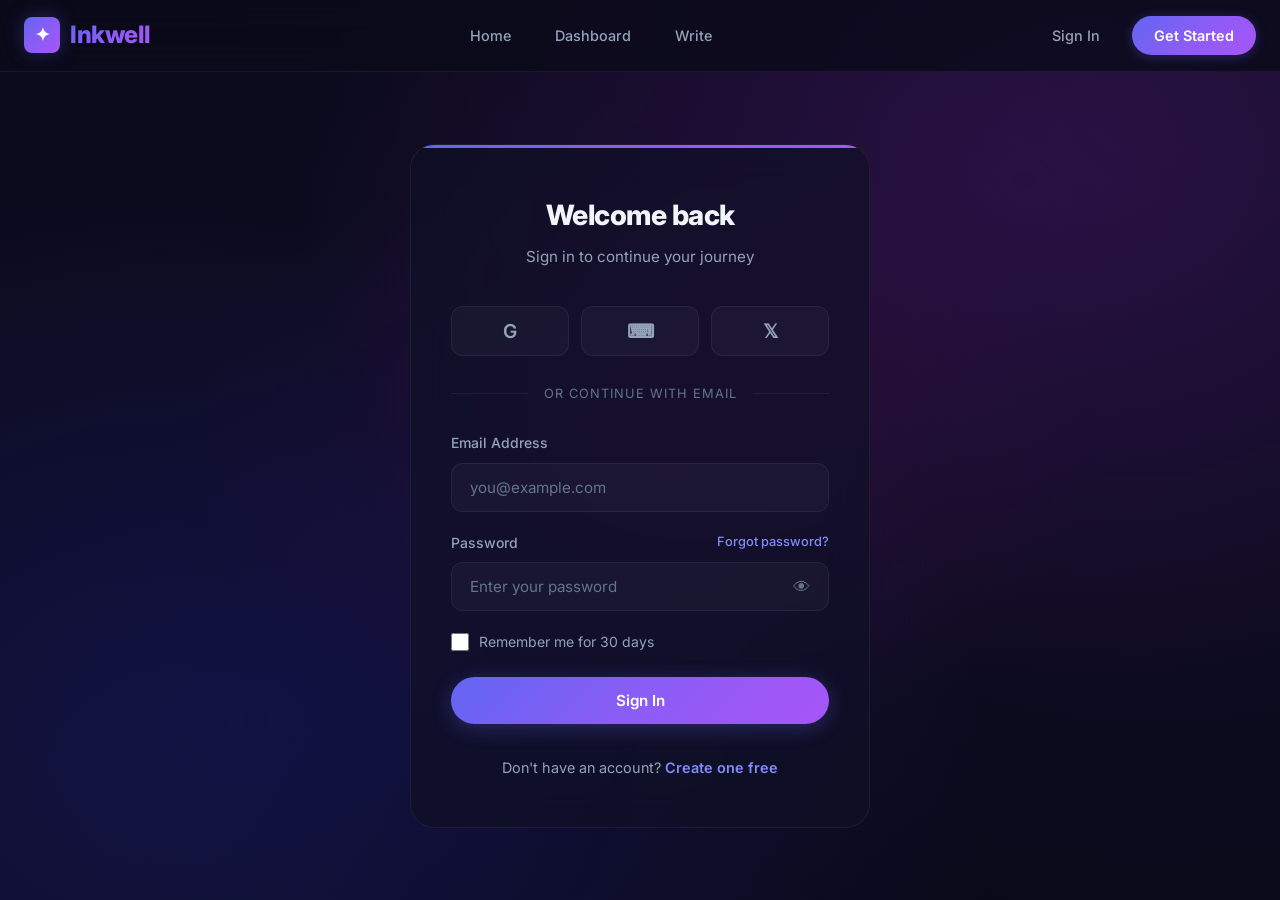
<file: login.html>
<!DOCTYPE html>
<html lang="en">
<head>
  <meta charset="UTF-8">
  <meta name="viewport" content="width=device-width, initial-scale=1.0">
  <meta name="description" content="Sign in to your Inkwell account. Access your dashboard, manage your blog posts, and connect with readers.">
  <title>Sign In — Inkwell Blog</title>
  <link rel="stylesheet" href="css/style.css">
  <link rel="icon" href="data:image/svg+xml,<svg xmlns='http://www.w3.org/2000/svg' viewBox='0 0 32 32'><text y='28' font-size='28'>✦</text></svg>">
</head>
<body>
  <!-- Background Mesh -->
  <div class="bg-mesh"></div>

  <!-- Navigation -->
  <nav class="navbar" id="navbar">
    <div class="container">
      <a href="index.html" class="nav-logo">
        <div class="logo-icon">✦</div>
        <span>Inkwell</span>
      </a>

      <div class="nav-links" id="navLinks">
        <a href="index.html" class="nav-link">Home</a>
        <a href="dashboard.html" class="nav-link">Dashboard</a>
        <a href="create.html" class="nav-link">Write</a>
      </div>

      <div class="nav-auth" id="navAuth">
        <a href="login.html" class="btn-ghost">Sign In</a>
        <a href="register.html" class="btn-primary-sm">Get Started</a>
      </div>

      <div class="nav-hamburger" id="navHamburger">
        <span></span>
        <span></span>
        <span></span>
      </div>
    </div>
  </nav>

  <!-- Mobile Nav Overlay -->
  <div class="mobile-nav-overlay" id="mobileNav">
    <a href="index.html" class="nav-link">Home</a>
    <a href="dashboard.html" class="nav-link">Dashboard</a>
    <a href="create.html" class="nav-link">Write</a>
    <div class="mobile-auth">
      <a href="login.html" class="btn btn-secondary">Sign In</a>
      <a href="register.html" class="btn btn-primary">Get Started</a>
    </div>
  </div>

  <!-- Login Page -->
  <main class="auth-page">
    <div class="auth-container">
      <div class="auth-card">
        <div class="auth-header">
          <h1>Welcome back</h1>
          <p>Sign in to continue your journey</p>
        </div>

        <!-- Social Login -->
        <div class="auth-social">
          <button class="btn" id="socialGoogle" title="Sign in with Google" onclick="Toast.show('Social login is a demo feature', 'info')">
            G
          </button>
          <button class="btn" id="socialGithub" title="Sign in with GitHub" onclick="Toast.show('Social login is a demo feature', 'info')">
            ⌨
          </button>
          <button class="btn" id="socialTwitter" title="Sign in with Twitter" onclick="Toast.show('Social login is a demo feature', 'info')">
            𝕏
          </button>
        </div>

        <div class="auth-divider">or continue with email</div>

        <!-- Login Form -->
        <form id="loginForm">
          <div class="form-group">
            <label class="form-label" for="loginEmail">Email Address</label>
            <input type="email" id="loginEmail" class="form-input" placeholder="you@example.com" autocomplete="email" required>
          </div>

          <div class="form-group">
            <label class="form-label" for="loginPassword">
              Password
              <a href="#" style="float:right; color:var(--primary-400); font-weight:500; font-size:0.8rem;" onclick="Toast.show('Password reset is a demo feature', 'info'); return false;">Forgot password?</a>
            </label>
            <div class="password-wrapper">
              <input type="password" id="loginPassword" class="form-input" placeholder="Enter your password" autocomplete="current-password" required>
              <button type="button" class="password-toggle">👁</button>
            </div>
          </div>

          <div class="form-checkbox">
            <input type="checkbox" id="rememberMe">
            <label for="rememberMe">Remember me for 30 days</label>
          </div>

          <button type="submit" class="btn btn-primary" id="loginSubmit" style="width:100%; margin-bottom: 4px;">
            Sign In
          </button>
        </form>

        <div class="auth-footer">
          Don't have an account? <a href="register.html">Create one free</a>
        </div>
      </div>
    </div>
  </main>

  <script src="js/app.js"></script>
  <script>
    // Redirect if already logged in
    if (Auth.isLoggedIn()) {
      window.location.href = 'dashboard.html';
    }

    // Login form handler
    const loginForm = document.getElementById('loginForm');

    loginForm.addEventListener('submit', (e) => {
      e.preventDefault();
      FormValidator.clearAllErrors(loginForm);

      const email = document.getElementById('loginEmail').value.trim();
      const password = document.getElementById('loginPassword').value;

      let isValid = true;

      // Validate email
      if (!FormValidator.validateEmail(email)) {
        FormValidator.showError(document.getElementById('loginEmail'), 'Please enter a valid email address.');
        isValid = false;
      }

      // Validate password
      if (!FormValidator.validateRequired(password)) {
        FormValidator.showError(document.getElementById('loginPassword'), 'Password is required.');
        isValid = false;
      }

      if (!isValid) return;

      // Attempt login
      const result = Auth.login(email, password);

      if (result.success) {
        Toast.show('Welcome back! Redirecting...', 'success');
        setTimeout(() => {
          window.location.href = 'dashboard.html';
        }, 1000);
      } else {
        Toast.show(result.message, 'error');
      }
    });

    // Clear errors on input
    loginForm.querySelectorAll('.form-input').forEach(input => {
      input.addEventListener('input', () => {
        FormValidator.clearError(input);
      });
    });
  </script>
</body>
</html>
</file>
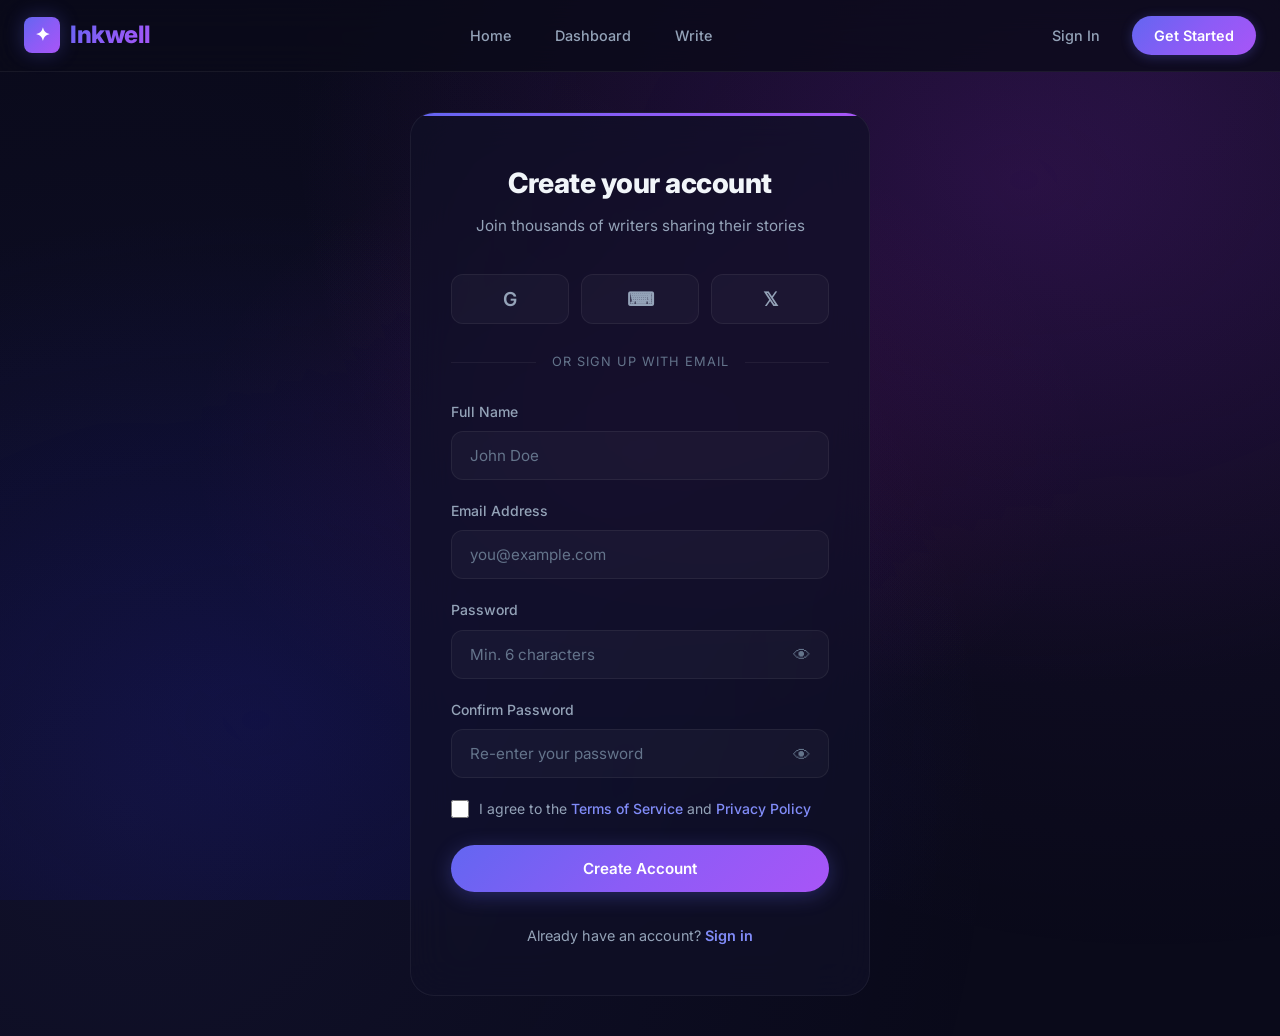
<file: register.html>
<!DOCTYPE html>
<html lang="en">
<head>
  <meta charset="UTF-8">
  <meta name="viewport" content="width=device-width, initial-scale=1.0">
  <meta name="description" content="Create your free Inkwell account. Start writing blog posts and sharing your stories with the world.">
  <title>Create Account — Inkwell Blog</title>
  <link rel="stylesheet" href="css/style.css">
  <link rel="icon" href="data:image/svg+xml,<svg xmlns='http://www.w3.org/2000/svg' viewBox='0 0 32 32'><text y='28' font-size='28'>✦</text></svg>">
</head>
<body>
  <!-- Background Mesh -->
  <div class="bg-mesh"></div>

  <!-- Navigation -->
  <nav class="navbar" id="navbar">
    <div class="container">
      <a href="index.html" class="nav-logo">
        <div class="logo-icon">✦</div>
        <span>Inkwell</span>
      </a>

      <div class="nav-links" id="navLinks">
        <a href="index.html" class="nav-link">Home</a>
        <a href="dashboard.html" class="nav-link">Dashboard</a>
        <a href="create.html" class="nav-link">Write</a>
      </div>

      <div class="nav-auth" id="navAuth">
        <a href="login.html" class="btn-ghost">Sign In</a>
        <a href="register.html" class="btn-primary-sm">Get Started</a>
      </div>

      <div class="nav-hamburger" id="navHamburger">
        <span></span>
        <span></span>
        <span></span>
      </div>
    </div>
  </nav>

  <!-- Mobile Nav Overlay -->
  <div class="mobile-nav-overlay" id="mobileNav">
    <a href="index.html" class="nav-link">Home</a>
    <a href="dashboard.html" class="nav-link">Dashboard</a>
    <a href="create.html" class="nav-link">Write</a>
    <div class="mobile-auth">
      <a href="login.html" class="btn btn-secondary">Sign In</a>
      <a href="register.html" class="btn btn-primary">Get Started</a>
    </div>
  </div>

  <!-- Register Page -->
  <main class="auth-page">
    <div class="auth-container">
      <div class="auth-card">
        <div class="auth-header">
          <h1>Create your account</h1>
          <p>Join thousands of writers sharing their stories</p>
        </div>

        <!-- Social Sign Up -->
        <div class="auth-social">
          <button class="btn" id="socialGoogle" title="Sign up with Google" onclick="Toast.show('Social login is a demo feature', 'info')">
            G
          </button>
          <button class="btn" id="socialGithub" title="Sign up with GitHub" onclick="Toast.show('Social login is a demo feature', 'info')">
            ⌨
          </button>
          <button class="btn" id="socialTwitter" title="Sign up with Twitter" onclick="Toast.show('Social login is a demo feature', 'info')">
            𝕏
          </button>
        </div>

        <div class="auth-divider">or sign up with email</div>

        <!-- Register Form -->
        <form id="registerForm">
          <div class="form-group">
            <label class="form-label" for="registerName">Full Name</label>
            <input type="text" id="registerName" class="form-input" placeholder="John Doe" autocomplete="name" required>
          </div>

          <div class="form-group">
            <label class="form-label" for="registerEmail">Email Address</label>
            <input type="email" id="registerEmail" class="form-input" placeholder="you@example.com" autocomplete="email" required>
          </div>

          <div class="form-group">
            <label class="form-label" for="registerPassword">Password</label>
            <div class="password-wrapper">
              <input type="password" id="registerPassword" class="form-input" placeholder="Min. 6 characters" autocomplete="new-password" required>
              <button type="button" class="password-toggle">👁</button>
            </div>
          </div>

          <div class="form-group">
            <label class="form-label" for="registerConfirmPassword">Confirm Password</label>
            <div class="password-wrapper">
              <input type="password" id="registerConfirmPassword" class="form-input" placeholder="Re-enter your password" autocomplete="new-password" required>
              <button type="button" class="password-toggle">👁</button>
            </div>
          </div>

          <!-- Password Strength -->
          <div id="passwordStrength" style="margin-bottom: 20px; display: none;">
            <div style="display: flex; gap: 4px; margin-bottom: 6px;">
              <div class="strength-bar" style="flex:1; height:3px; border-radius:2px; background:var(--border-subtle); transition: all 0.3s;"></div>
              <div class="strength-bar" style="flex:1; height:3px; border-radius:2px; background:var(--border-subtle); transition: all 0.3s;"></div>
              <div class="strength-bar" style="flex:1; height:3px; border-radius:2px; background:var(--border-subtle); transition: all 0.3s;"></div>
              <div class="strength-bar" style="flex:1; height:3px; border-radius:2px; background:var(--border-subtle); transition: all 0.3s;"></div>
            </div>
            <span id="strengthText" style="font-size: 0.75rem; color: var(--text-muted);"></span>
          </div>

          <div class="form-checkbox">
            <input type="checkbox" id="agreeTerms" required>
            <label for="agreeTerms">I agree to the <a href="#">Terms of Service</a> and <a href="#">Privacy Policy</a></label>
          </div>

          <button type="submit" class="btn btn-primary" id="registerSubmit" style="width:100%; margin-bottom: 4px;">
            Create Account
          </button>
        </form>

        <div class="auth-footer">
          Already have an account? <a href="login.html">Sign in</a>
        </div>
      </div>
    </div>
  </main>

  <script src="js/app.js"></script>
  <script>
    // Redirect if already logged in
    if (Auth.isLoggedIn()) {
      window.location.href = 'dashboard.html';
    }

    // Password strength indicator
    const passwordInput = document.getElementById('registerPassword');
    const strengthContainer = document.getElementById('passwordStrength');
    const strengthBars = document.querySelectorAll('.strength-bar');
    const strengthText = document.getElementById('strengthText');

    passwordInput.addEventListener('input', () => {
      const password = passwordInput.value;

      if (password.length === 0) {
        strengthContainer.style.display = 'none';
        return;
      }

      strengthContainer.style.display = 'block';

      let strength = 0;
      if (password.length >= 6) strength++;
      if (password.length >= 10) strength++;
      if (/[A-Z]/.test(password) && /[a-z]/.test(password)) strength++;
      if (/[0-9]/.test(password) || /[^A-Za-z0-9]/.test(password)) strength++;

      const colors = ['#f87171', '#fbbf24', '#34d399', '#6366f1'];
      const labels = ['Weak', 'Fair', 'Good', 'Strong'];

      strengthBars.forEach((bar, i) => {
        if (i < strength) {
          bar.style.background = colors[strength - 1];
        } else {
          bar.style.background = 'var(--border-subtle)';
        }
      });

      strengthText.textContent = labels[strength - 1] || '';
      strengthText.style.color = colors[strength - 1] || 'var(--text-muted)';
    });

    // Register form handler
    const registerForm = document.getElementById('registerForm');

    registerForm.addEventListener('submit', (e) => {
      e.preventDefault();
      FormValidator.clearAllErrors(registerForm);

      const name = document.getElementById('registerName').value.trim();
      const email = document.getElementById('registerEmail').value.trim();
      const password = document.getElementById('registerPassword').value;
      const confirmPassword = document.getElementById('registerConfirmPassword').value;
      const agreeTerms = document.getElementById('agreeTerms').checked;

      let isValid = true;

      // Validate name
      if (!FormValidator.validateRequired(name)) {
        FormValidator.showError(document.getElementById('registerName'), 'Please enter your full name.');
        isValid = false;
      }

      // Validate email
      if (!FormValidator.validateEmail(email)) {
        FormValidator.showError(document.getElementById('registerEmail'), 'Please enter a valid email address.');
        isValid = false;
      }

      // Validate password
      if (!FormValidator.validatePassword(password)) {
        FormValidator.showError(document.getElementById('registerPassword'), 'Password must be at least 6 characters.');
        isValid = false;
      }

      // Confirm password
      if (password !== confirmPassword) {
        FormValidator.showError(document.getElementById('registerConfirmPassword'), 'Passwords do not match.');
        isValid = false;
      }

      // Terms
      if (!agreeTerms) {
        Toast.show('Please agree to the Terms of Service.', 'error');
        isValid = false;
      }

      if (!isValid) return;

      // Attempt registration
      const result = Auth.register(name, email, password);

      if (result.success) {
        Toast.show('Account created successfully! 🎉', 'success');
        setTimeout(() => {
          window.location.href = 'dashboard.html';
        }, 1000);
      } else {
        Toast.show(result.message, 'error');
      }
    });

    // Clear errors on input
    registerForm.querySelectorAll('.form-input').forEach(input => {
      input.addEventListener('input', () => {
        FormValidator.clearError(input);
      });
    });
  </script>
</body>
</html>
</file>
<file: css/style.css>
/* ===== GOOGLE FONTS ===== */
@import url('https://fonts.googleapis.com/css2?family=Inter:wght@300;400;500;600;700;800;900&family=Playfair+Display:wght@400;500;600;700&display=swap');

/* ===== CSS CUSTOM PROPERTIES ===== */
:root {
  /* Primary Palette */
  --primary-50: #eef2ff;
  --primary-100: #e0e7ff;
  --primary-200: #c7d2fe;
  --primary-300: #a5b4fc;
  --primary-400: #818cf8;
  --primary-500: #6366f1;
  --primary-600: #4f46e5;
  --primary-700: #4338ca;
  --primary-800: #3730a3;
  --primary-900: #312e81;

  /* Accent */
  --accent-400: #f472b6;
  --accent-500: #ec4899;
  --accent-600: #db2777;

  /* Emerald */
  --emerald-400: #34d399;
  --emerald-500: #10b981;

  /* Amber */
  --amber-400: #fbbf24;
  --amber-500: #f59e0b;

  /* Neutrals */
  --slate-50: #f8fafc;
  --slate-100: #f1f5f9;
  --slate-200: #e2e8f0;
  --slate-300: #cbd5e1;
  --slate-400: #94a3b8;
  --slate-500: #64748b;
  --slate-600: #475569;
  --slate-700: #334155;
  --slate-800: #1e293b;
  --slate-900: #0f172a;
  --slate-950: #020617;

  /* Surfaces */
  --bg-primary: #0a0a1a;
  --bg-secondary: #111127;
  --bg-card: rgba(17, 17, 39, 0.7);
  --bg-glass: rgba(255, 255, 255, 0.03);
  --bg-glass-hover: rgba(255, 255, 255, 0.06);

  /* Borders */
  --border-subtle: rgba(255, 255, 255, 0.06);
  --border-default: rgba(255, 255, 255, 0.1);
  --border-active: rgba(99, 102, 241, 0.5);

  /* Text */
  --text-primary: #f1f5f9;
  --text-secondary: #94a3b8;
  --text-muted: #64748b;
  --text-accent: #a5b4fc;

  /* Gradients */
  --gradient-primary: linear-gradient(135deg, #6366f1, #8b5cf6, #a855f7);
  --gradient-accent: linear-gradient(135deg, #ec4899, #8b5cf6);
  --gradient-warm: linear-gradient(135deg, #f59e0b, #ec4899);
  --gradient-cool: linear-gradient(135deg, #06b6d4, #6366f1);
  --gradient-mesh: radial-gradient(at 20% 80%, hsla(240, 80%, 50%, 0.15) 0, transparent 50%),
                   radial-gradient(at 80% 20%, hsla(280, 80%, 50%, 0.15) 0, transparent 50%),
                   radial-gradient(at 50% 50%, hsla(320, 80%, 50%, 0.08) 0, transparent 50%);

  /* Shadows */
  --shadow-sm: 0 1px 2px rgba(0, 0, 0, 0.3);
  --shadow-md: 0 4px 12px rgba(0, 0, 0, 0.4);
  --shadow-lg: 0 8px 32px rgba(0, 0, 0, 0.5);
  --shadow-xl: 0 16px 48px rgba(0, 0, 0, 0.6);
  --shadow-glow: 0 0 40px rgba(99, 102, 241, 0.15);
  --shadow-glow-accent: 0 0 40px rgba(236, 72, 153, 0.15);

  /* Typography */
  --font-sans: 'Inter', -apple-system, BlinkMacSystemFont, sans-serif;
  --font-serif: 'Playfair Display', Georgia, serif;

  /* Spacing */
  --nav-height: 72px;

  /* Transitions */
  --transition-fast: 150ms cubic-bezier(0.4, 0, 0.2, 1);
  --transition-base: 250ms cubic-bezier(0.4, 0, 0.2, 1);
  --transition-slow: 400ms cubic-bezier(0.4, 0, 0.2, 1);
  --transition-spring: 500ms cubic-bezier(0.34, 1.56, 0.64, 1);

  /* Border Radius */
  --radius-sm: 8px;
  --radius-md: 12px;
  --radius-lg: 16px;
  --radius-xl: 24px;
  --radius-full: 9999px;
}

/* ===== RESET & BASE ===== */
*,
*::before,
*::after {
  margin: 0;
  padding: 0;
  box-sizing: border-box;
}

html {
  scroll-behavior: smooth;
  -webkit-font-smoothing: antialiased;
  -moz-osx-font-smoothing: grayscale;
}

body {
  font-family: var(--font-sans);
  background-color: var(--bg-primary);
  color: var(--text-primary);
  line-height: 1.6;
  min-height: 100vh;
  overflow-x: hidden;
}

a {
  text-decoration: none;
  color: inherit;
  transition: color var(--transition-fast);
}

ul, ol {
  list-style: none;
}

img {
  max-width: 100%;
  display: block;
}

input, textarea, select, button {
  font-family: inherit;
  font-size: inherit;
  outline: none;
  border: none;
  background: none;
}

button {
  cursor: pointer;
}

/* ===== SCROLLBAR ===== */
::-webkit-scrollbar {
  width: 6px;
}

::-webkit-scrollbar-track {
  background: var(--bg-primary);
}

::-webkit-scrollbar-thumb {
  background: var(--slate-700);
  border-radius: var(--radius-full);
}

::-webkit-scrollbar-thumb:hover {
  background: var(--slate-600);
}

/* ===== ANIMATED BACKGROUND ===== */
.bg-mesh {
  position: fixed;
  top: 0;
  left: 0;
  right: 0;
  bottom: 0;
  background: var(--gradient-mesh);
  z-index: -1;
  pointer-events: none;
}

.bg-mesh::before {
  content: '';
  position: absolute;
  top: -50%;
  left: -50%;
  width: 200%;
  height: 200%;
  background: radial-gradient(circle at 30% 70%, rgba(99, 102, 241, 0.08) 0%, transparent 40%),
              radial-gradient(circle at 70% 30%, rgba(168, 85, 247, 0.08) 0%, transparent 40%);
  animation: meshFloat 20s ease-in-out infinite;
}

@keyframes meshFloat {
  0%, 100% { transform: translate(0, 0) rotate(0deg); }
  25% { transform: translate(2%, -2%) rotate(1deg); }
  50% { transform: translate(-1%, 3%) rotate(-1deg); }
  75% { transform: translate(3%, 1%) rotate(0.5deg); }
}

/* ===== NAVBAR ===== */
.navbar {
  position: fixed;
  top: 0;
  left: 0;
  right: 0;
  height: var(--nav-height);
  z-index: 1000;
  background: rgba(10, 10, 26, 0.8);
  backdrop-filter: blur(20px);
  -webkit-backdrop-filter: blur(20px);
  border-bottom: 1px solid var(--border-subtle);
  transition: all var(--transition-base);
}

.navbar.scrolled {
  background: rgba(10, 10, 26, 0.95);
  box-shadow: var(--shadow-lg);
}

.navbar .container {
  max-width: 1280px;
  margin: 0 auto;
  padding: 0 24px;
  height: 100%;
  display: flex;
  align-items: center;
  justify-content: space-between;
}

.nav-logo {
  display: flex;
  align-items: center;
  gap: 10px;
  font-size: 1.5rem;
  font-weight: 800;
  letter-spacing: -0.5px;
}

.nav-logo .logo-icon {
  width: 36px;
  height: 36px;
  background: var(--gradient-primary);
  border-radius: var(--radius-sm);
  display: flex;
  align-items: center;
  justify-content: center;
  font-size: 1.1rem;
  color: white;
  box-shadow: 0 0 20px rgba(99, 102, 241, 0.3);
}

.nav-logo span {
  background: var(--gradient-primary);
  -webkit-background-clip: text;
  -webkit-text-fill-color: transparent;
  background-clip: text;
}

.nav-links {
  display: flex;
  align-items: center;
  gap: 8px;
}

.nav-link {
  padding: 8px 18px;
  border-radius: var(--radius-full);
  font-size: 0.9rem;
  font-weight: 500;
  color: var(--text-secondary);
  transition: all var(--transition-base);
  position: relative;
}

.nav-link:hover {
  color: var(--text-primary);
  background: var(--bg-glass-hover);
}

.nav-link.active {
  color: var(--text-primary);
  background: rgba(99, 102, 241, 0.12);
}

.nav-link.active::after {
  content: '';
  position: absolute;
  bottom: -1px;
  left: 50%;
  transform: translateX(-50%);
  width: 20px;
  height: 2px;
  background: var(--primary-500);
  border-radius: var(--radius-full);
}

/* Nav Auth Buttons */
.nav-auth {
  display: flex;
  align-items: center;
  gap: 12px;
}

.nav-auth .btn-ghost {
  padding: 8px 20px;
  border-radius: var(--radius-full);
  font-size: 0.9rem;
  font-weight: 500;
  color: var(--text-secondary);
  transition: all var(--transition-base);
}

.nav-auth .btn-ghost:hover {
  color: var(--text-primary);
  background: var(--bg-glass-hover);
}

.nav-auth .btn-primary-sm {
  padding: 8px 22px;
  border-radius: var(--radius-full);
  font-size: 0.9rem;
  font-weight: 600;
  color: white;
  background: var(--gradient-primary);
  transition: all var(--transition-base);
  box-shadow: 0 2px 12px rgba(99, 102, 241, 0.3);
}

.nav-auth .btn-primary-sm:hover {
  transform: translateY(-1px);
  box-shadow: 0 4px 20px rgba(99, 102, 241, 0.4);
}

/* Mobile Menu */
.nav-hamburger {
  display: none;
  flex-direction: column;
  gap: 5px;
  cursor: pointer;
  padding: 4px;
  z-index: 1001;
}

.nav-hamburger span {
  width: 24px;
  height: 2px;
  background: var(--text-primary);
  border-radius: var(--radius-full);
  transition: all var(--transition-base);
}

.nav-hamburger.active span:nth-child(1) {
  transform: rotate(45deg) translate(5px, 5px);
}

.nav-hamburger.active span:nth-child(2) {
  opacity: 0;
}

.nav-hamburger.active span:nth-child(3) {
  transform: rotate(-45deg) translate(5px, -5px);
}

/* ===== BUTTONS ===== */
.btn {
  display: inline-flex;
  align-items: center;
  justify-content: center;
  gap: 8px;
  padding: 14px 32px;
  border-radius: var(--radius-full);
  font-weight: 600;
  font-size: 0.95rem;
  transition: all var(--transition-base);
  position: relative;
  overflow: hidden;
}

.btn-primary {
  color: white;
  background: var(--gradient-primary);
  box-shadow: 0 4px 20px rgba(99, 102, 241, 0.3);
}

.btn-primary:hover {
  transform: translateY(-2px);
  box-shadow: 0 8px 30px rgba(99, 102, 241, 0.4);
}

.btn-primary:active {
  transform: translateY(0);
}

.btn-secondary {
  color: var(--text-primary);
  background: var(--bg-glass);
  border: 1px solid var(--border-default);
  backdrop-filter: blur(10px);
}

.btn-secondary:hover {
  background: var(--bg-glass-hover);
  border-color: var(--border-active);
  transform: translateY(-2px);
}

.btn-lg {
  padding: 16px 40px;
  font-size: 1.05rem;
}

.btn-icon {
  width: 44px;
  height: 44px;
  padding: 0;
  border-radius: var(--radius-md);
  background: var(--bg-glass);
  border: 1px solid var(--border-subtle);
  color: var(--text-secondary);
  font-size: 1.1rem;
  transition: all var(--transition-base);
}

.btn-icon:hover {
  background: var(--bg-glass-hover);
  color: var(--text-primary);
  border-color: var(--border-default);
}

/* ===== FORM ELEMENTS ===== */
.form-group {
  margin-bottom: 20px;
}

.form-label {
  display: block;
  margin-bottom: 8px;
  font-size: 0.875rem;
  font-weight: 500;
  color: var(--text-secondary);
}

.form-input {
  width: 100%;
  padding: 14px 18px;
  background: var(--bg-glass);
  border: 1px solid var(--border-subtle);
  border-radius: var(--radius-md);
  color: var(--text-primary);
  font-size: 0.95rem;
  transition: all var(--transition-base);
}

.form-input:focus {
  border-color: var(--primary-500);
  box-shadow: 0 0 0 3px rgba(99, 102, 241, 0.1);
  background: rgba(255, 255, 255, 0.05);
}

.form-input::placeholder {
  color: var(--text-muted);
}

textarea.form-input {
  min-height: 140px;
  resize: vertical;
  line-height: 1.7;
}

.form-select {
  width: 100%;
  padding: 14px 18px;
  background: var(--bg-glass);
  border: 1px solid var(--border-subtle);
  border-radius: var(--radius-md);
  color: var(--text-primary);
  font-size: 0.95rem;
  transition: all var(--transition-base);
  appearance: none;
  background-image: url("data:image/svg+xml,%3Csvg xmlns='http://www.w3.org/2000/svg' width='12' height='12' viewBox='0 0 12 12'%3E%3Cpath fill='%2394a3b8' d='M6 8L1 3h10z'/%3E%3C/svg%3E");
  background-repeat: no-repeat;
  background-position: right 16px center;
  cursor: pointer;
}

.form-select:focus {
  border-color: var(--primary-500);
  box-shadow: 0 0 0 3px rgba(99, 102, 241, 0.1);
}

.form-select option {
  background: var(--bg-secondary);
  color: var(--text-primary);
}

/* ===== CARDS ===== */
.card {
  background: var(--bg-card);
  border: 1px solid var(--border-subtle);
  border-radius: var(--radius-lg);
  overflow: hidden;
  transition: all var(--transition-slow);
  backdrop-filter: blur(10px);
}

.card:hover {
  border-color: var(--border-default);
  transform: translateY(-4px);
  box-shadow: var(--shadow-lg);
}

.card-image {
  width: 100%;
  height: 220px;
  object-fit: cover;
  transition: transform var(--transition-slow);
}

.card:hover .card-image {
  transform: scale(1.05);
}

.card-image-wrapper {
  overflow: hidden;
  position: relative;
}

.card-category {
  position: absolute;
  top: 16px;
  left: 16px;
  padding: 4px 14px;
  border-radius: var(--radius-full);
  font-size: 0.75rem;
  font-weight: 600;
  text-transform: uppercase;
  letter-spacing: 0.5px;
  background: rgba(99, 102, 241, 0.9);
  color: white;
  backdrop-filter: blur(4px);
}

.card-body {
  padding: 24px;
}

.card-title {
  font-size: 1.2rem;
  font-weight: 700;
  margin-bottom: 10px;
  line-height: 1.4;
  display: -webkit-box;
  -webkit-line-clamp: 2;
  -webkit-box-orient: vertical;
  overflow: hidden;
}

.card-title a:hover {
  color: var(--text-accent);
}

.card-excerpt {
  font-size: 0.9rem;
  color: var(--text-secondary);
  line-height: 1.7;
  margin-bottom: 20px;
  display: -webkit-box;
  -webkit-line-clamp: 3;
  -webkit-box-orient: vertical;
  overflow: hidden;
}

.card-meta {
  display: flex;
  align-items: center;
  justify-content: space-between;
  padding-top: 16px;
  border-top: 1px solid var(--border-subtle);
}

.card-author {
  display: flex;
  align-items: center;
  gap: 10px;
}

.card-avatar {
  width: 32px;
  height: 32px;
  border-radius: var(--radius-full);
  background: var(--gradient-primary);
  display: flex;
  align-items: center;
  justify-content: center;
  font-size: 0.75rem;
  font-weight: 700;
  color: white;
}

.card-author-name {
  font-size: 0.85rem;
  font-weight: 500;
}

.card-date {
  font-size: 0.8rem;
  color: var(--text-muted);
}

/* ===== BADGE ===== */
.badge {
  display: inline-flex;
  align-items: center;
  padding: 4px 12px;
  border-radius: var(--radius-full);
  font-size: 0.75rem;
  font-weight: 600;
  text-transform: uppercase;
  letter-spacing: 0.5px;
}

.badge-primary {
  background: rgba(99, 102, 241, 0.15);
  color: var(--primary-300);
}

.badge-accent {
  background: rgba(236, 72, 153, 0.15);
  color: var(--accent-400);
}

.badge-emerald {
  background: rgba(16, 185, 129, 0.15);
  color: var(--emerald-400);
}

.badge-amber {
  background: rgba(245, 158, 11, 0.15);
  color: var(--amber-400);
}

/* ===== AUTH LAYOUT ===== */
.auth-page {
  min-height: 100vh;
  display: flex;
  align-items: center;
  justify-content: center;
  padding: 40px 24px;
  padding-top: calc(var(--nav-height) + 40px);
}

.auth-container {
  width: 100%;
  max-width: 460px;
  animation: fadeInUp 0.6s ease-out;
}

.auth-card {
  background: var(--bg-card);
  border: 1px solid var(--border-subtle);
  border-radius: var(--radius-xl);
  padding: 48px 40px;
  backdrop-filter: blur(20px);
  position: relative;
  overflow: hidden;
}

.auth-card::before {
  content: '';
  position: absolute;
  top: 0;
  left: 0;
  right: 0;
  height: 3px;
  background: var(--gradient-primary);
}

.auth-header {
  text-align: center;
  margin-bottom: 36px;
}

.auth-header h1 {
  font-size: 1.75rem;
  font-weight: 800;
  margin-bottom: 8px;
  letter-spacing: -0.5px;
}

.auth-header p {
  color: var(--text-secondary);
  font-size: 0.95rem;
}

.auth-divider {
  display: flex;
  align-items: center;
  gap: 16px;
  margin: 28px 0;
  color: var(--text-muted);
  font-size: 0.8rem;
  text-transform: uppercase;
  letter-spacing: 1px;
}

.auth-divider::before,
.auth-divider::after {
  content: '';
  flex: 1;
  height: 1px;
  background: var(--border-subtle);
}

.auth-social {
  display: flex;
  gap: 12px;
  margin-bottom: 8px;
}

.auth-social .btn {
  flex: 1;
  padding: 12px;
  background: var(--bg-glass);
  border: 1px solid var(--border-subtle);
  border-radius: var(--radius-md);
  color: var(--text-secondary);
  font-size: 1.2rem;
  transition: all var(--transition-base);
}

.auth-social .btn:hover {
  background: var(--bg-glass-hover);
  border-color: var(--border-default);
  color: var(--text-primary);
}

.auth-footer {
  text-align: center;
  margin-top: 28px;
  font-size: 0.9rem;
  color: var(--text-secondary);
}

.auth-footer a {
  color: var(--primary-400);
  font-weight: 600;
  transition: color var(--transition-fast);
}

.auth-footer a:hover {
  color: var(--primary-300);
}

.form-checkbox {
  display: flex;
  align-items: center;
  gap: 10px;
  margin-bottom: 24px;
}

.form-checkbox input[type="checkbox"] {
  width: 18px;
  height: 18px;
  accent-color: var(--primary-500);
  cursor: pointer;
}

.form-checkbox label {
  font-size: 0.875rem;
  color: var(--text-secondary);
  cursor: pointer;
}

.form-checkbox a {
  color: var(--primary-400);
  font-weight: 500;
}

/* ===== DASHBOARD LAYOUT ===== */
.dashboard-page {
  padding-top: var(--nav-height);
  min-height: 100vh;
}

.dashboard-container {
  max-width: 1280px;
  margin: 0 auto;
  padding: 40px 24px;
}

.dashboard-header {
  margin-bottom: 40px;
}

.dashboard-header h1 {
  font-size: 2rem;
  font-weight: 800;
  letter-spacing: -0.5px;
  margin-bottom: 8px;
}

.dashboard-header p {
  color: var(--text-secondary);
  font-size: 1rem;
}

/* Stats Grid */
.stats-grid {
  display: grid;
  grid-template-columns: repeat(4, 1fr);
  gap: 20px;
  margin-bottom: 40px;
}

.stat-card {
  background: var(--bg-card);
  border: 1px solid var(--border-subtle);
  border-radius: var(--radius-lg);
  padding: 24px;
  backdrop-filter: blur(10px);
  transition: all var(--transition-base);
}

.stat-card:hover {
  border-color: var(--border-default);
  transform: translateY(-2px);
}

.stat-card-icon {
  width: 48px;
  height: 48px;
  border-radius: var(--radius-md);
  display: flex;
  align-items: center;
  justify-content: center;
  font-size: 1.3rem;
  margin-bottom: 16px;
}

.stat-card-icon.purple {
  background: rgba(99, 102, 241, 0.15);
  color: var(--primary-400);
}

.stat-card-icon.pink {
  background: rgba(236, 72, 153, 0.15);
  color: var(--accent-400);
}

.stat-card-icon.green {
  background: rgba(16, 185, 129, 0.15);
  color: var(--emerald-400);
}

.stat-card-icon.amber {
  background: rgba(245, 158, 11, 0.15);
  color: var(--amber-400);
}

.stat-card-value {
  font-size: 2rem;
  font-weight: 800;
  letter-spacing: -1px;
  margin-bottom: 4px;
}

.stat-card-label {
  font-size: 0.85rem;
  color: var(--text-secondary);
}

.stat-card-change {
  font-size: 0.8rem;
  font-weight: 600;
  margin-top: 8px;
}

.stat-card-change.positive {
  color: var(--emerald-400);
}

.stat-card-change.negative {
  color: var(--accent-400);
}

/* Dashboard Sections */
.dashboard-grid {
  display: grid;
  grid-template-columns: 2fr 1fr;
  gap: 24px;
}

.dashboard-section {
  background: var(--bg-card);
  border: 1px solid var(--border-subtle);
  border-radius: var(--radius-lg);
  padding: 28px;
  backdrop-filter: blur(10px);
}

.section-header {
  display: flex;
  align-items: center;
  justify-content: space-between;
  margin-bottom: 24px;
}

.section-header h2 {
  font-size: 1.15rem;
  font-weight: 700;
}

.section-header a {
  font-size: 0.85rem;
  color: var(--primary-400);
  font-weight: 500;
}

.section-header a:hover {
  color: var(--primary-300);
}

/* Blog List in Dashboard */
.blog-list-item {
  display: flex;
  align-items: flex-start;
  gap: 16px;
  padding: 16px 0;
  border-bottom: 1px solid var(--border-subtle);
  transition: all var(--transition-fast);
}

.blog-list-item:last-child {
  border-bottom: none;
  padding-bottom: 0;
}

.blog-list-item:first-child {
  padding-top: 0;
}

.blog-list-thumb {
  width: 72px;
  height: 72px;
  border-radius: var(--radius-sm);
  object-fit: cover;
  flex-shrink: 0;
}

.blog-list-content h3 {
  font-size: 0.95rem;
  font-weight: 600;
  margin-bottom: 4px;
  line-height: 1.4;
}

.blog-list-content h3 a:hover {
  color: var(--text-accent);
}

.blog-list-content p {
  font-size: 0.8rem;
  color: var(--text-muted);
}

.blog-list-actions {
  display: flex;
  gap: 8px;
  margin-top: 8px;
}

.blog-list-actions button {
  padding: 4px 12px;
  border-radius: var(--radius-full);
  font-size: 0.75rem;
  font-weight: 500;
  transition: all var(--transition-fast);
}

.blog-list-actions .btn-edit {
  background: rgba(99, 102, 241, 0.1);
  color: var(--primary-400);
}

.blog-list-actions .btn-edit:hover {
  background: rgba(99, 102, 241, 0.2);
}

.blog-list-actions .btn-delete {
  background: rgba(239, 68, 68, 0.1);
  color: #f87171;
}

.blog-list-actions .btn-delete:hover {
  background: rgba(239, 68, 68, 0.2);
}

/* Activity Feed */
.activity-item {
  display: flex;
  gap: 12px;
  padding: 12px 0;
  border-bottom: 1px solid var(--border-subtle);
}

.activity-item:last-child {
  border-bottom: none;
}

.activity-dot {
  width: 8px;
  height: 8px;
  border-radius: var(--radius-full);
  margin-top: 6px;
  flex-shrink: 0;
}

.activity-dot.purple { background: var(--primary-500); }
.activity-dot.pink { background: var(--accent-500); }
.activity-dot.green { background: var(--emerald-500); }

.activity-text {
  font-size: 0.85rem;
  color: var(--text-secondary);
  line-height: 1.5;
}

.activity-text strong {
  color: var(--text-primary);
}

.activity-time {
  font-size: 0.75rem;
  color: var(--text-muted);
  margin-top: 4px;
}

/* ===== CREATE BLOG PAGE ===== */
.create-page {
  padding-top: var(--nav-height);
  min-height: 100vh;
}

.create-container {
  max-width: 860px;
  margin: 0 auto;
  padding: 40px 24px;
}

.create-header {
  margin-bottom: 36px;
}

.create-header h1 {
  font-size: 2rem;
  font-weight: 800;
  letter-spacing: -0.5px;
  margin-bottom: 8px;
}

.create-header p {
  color: var(--text-secondary);
}

.create-card {
  background: var(--bg-card);
  border: 1px solid var(--border-subtle);
  border-radius: var(--radius-xl);
  padding: 40px;
  backdrop-filter: blur(10px);
}

.create-card .form-row {
  display: grid;
  grid-template-columns: 1fr 1fr;
  gap: 20px;
}

/* Image Upload */
.image-upload {
  border: 2px dashed var(--border-default);
  border-radius: var(--radius-lg);
  padding: 48px 24px;
  text-align: center;
  cursor: pointer;
  transition: all var(--transition-base);
  margin-bottom: 20px;
}

.image-upload:hover {
  border-color: var(--primary-500);
  background: rgba(99, 102, 241, 0.05);
}

.image-upload .upload-icon {
  font-size: 2.5rem;
  margin-bottom: 12px;
  color: var(--text-muted);
}

.image-upload p {
  color: var(--text-secondary);
  font-size: 0.9rem;
}

.image-upload span {
  color: var(--primary-400);
  font-weight: 600;
}

.image-upload .upload-hint {
  font-size: 0.8rem;
  color: var(--text-muted);
  margin-top: 8px;
}

.image-preview {
  position: relative;
  border-radius: var(--radius-lg);
  overflow: hidden;
  margin-bottom: 20px;
}

.image-preview img {
  width: 100%;
  height: 280px;
  object-fit: cover;
}

.image-preview .remove-image {
  position: absolute;
  top: 12px;
  right: 12px;
  width: 32px;
  height: 32px;
  border-radius: var(--radius-full);
  background: rgba(0, 0, 0, 0.6);
  color: white;
  display: flex;
  align-items: center;
  justify-content: center;
  cursor: pointer;
  transition: all var(--transition-fast);
}

.image-preview .remove-image:hover {
  background: rgba(239, 68, 68, 0.8);
}

/* Tags Input */
.tags-container {
  display: flex;
  flex-wrap: wrap;
  gap: 8px;
  padding: 10px 14px;
  background: var(--bg-glass);
  border: 1px solid var(--border-subtle);
  border-radius: var(--radius-md);
  min-height: 50px;
  cursor: text;
  transition: all var(--transition-base);
}

.tags-container:focus-within {
  border-color: var(--primary-500);
  box-shadow: 0 0 0 3px rgba(99, 102, 241, 0.1);
}

.tag {
  display: inline-flex;
  align-items: center;
  gap: 6px;
  padding: 4px 12px;
  background: rgba(99, 102, 241, 0.15);
  color: var(--primary-300);
  border-radius: var(--radius-full);
  font-size: 0.8rem;
  font-weight: 500;
}

.tag .remove-tag {
  cursor: pointer;
  opacity: 0.7;
  transition: opacity var(--transition-fast);
}

.tag .remove-tag:hover {
  opacity: 1;
}

.tags-input {
  border: none;
  background: none;
  color: var(--text-primary);
  font-size: 0.9rem;
  min-width: 120px;
  flex: 1;
}

.tags-input::placeholder {
  color: var(--text-muted);
}

/* Toolbar */
.editor-toolbar {
  display: flex;
  align-items: center;
  gap: 4px;
  padding: 10px 14px;
  background: var(--bg-glass);
  border: 1px solid var(--border-subtle);
  border-radius: var(--radius-md) var(--radius-md) 0 0;
  border-bottom: none;
  flex-wrap: wrap;
}

.toolbar-btn {
  width: 36px;
  height: 36px;
  display: flex;
  align-items: center;
  justify-content: center;
  border-radius: var(--radius-sm);
  color: var(--text-secondary);
  transition: all var(--transition-fast);
  font-size: 0.9rem;
}

.toolbar-btn:hover {
  background: var(--bg-glass-hover);
  color: var(--text-primary);
}

.toolbar-btn.active {
  background: rgba(99, 102, 241, 0.15);
  color: var(--primary-400);
}

.toolbar-divider {
  width: 1px;
  height: 24px;
  background: var(--border-subtle);
  margin: 0 6px;
}

.editor-textarea {
  border-radius: 0 0 var(--radius-md) var(--radius-md) !important;
  border-top: none !important;
}

/* Create Actions */
.create-actions {
  display: flex;
  align-items: center;
  justify-content: space-between;
  margin-top: 32px;
  padding-top: 24px;
  border-top: 1px solid var(--border-subtle);
}

.create-actions-left {
  display: flex;
  gap: 12px;
}

/* ===== SECTION STYLES ===== */
.section {
  padding: 100px 24px;
}

.section-container {
  max-width: 1280px;
  margin: 0 auto;
}

.section-title {
  font-size: 2.5rem;
  font-weight: 800;
  letter-spacing: -1px;
  margin-bottom: 16px;
}

.section-subtitle {
  font-size: 1.1rem;
  color: var(--text-secondary);
  max-width: 600px;
  line-height: 1.7;
}

/* ===== BLOG GRID ===== */
.blog-grid {
  display: grid;
  grid-template-columns: repeat(3, 1fr);
  gap: 24px;
  margin-top: 40px;
}

/* ===== FEATURED POST ===== */
.featured-post {
  display: grid;
  grid-template-columns: 1.2fr 1fr;
  gap: 0;
  background: var(--bg-card);
  border: 1px solid var(--border-subtle);
  border-radius: var(--radius-xl);
  overflow: hidden;
  margin-top: 40px;
  transition: all var(--transition-slow);
  backdrop-filter: blur(10px);
}

.featured-post:hover {
  border-color: var(--border-default);
  box-shadow: var(--shadow-lg);
}

.featured-post-image {
  width: 100%;
  height: 100%;
  min-height: 380px;
  object-fit: cover;
}

.featured-post-content {
  padding: 48px;
  display: flex;
  flex-direction: column;
  justify-content: center;
}

.featured-post-content .badge {
  width: fit-content;
  margin-bottom: 20px;
}

.featured-post-content h2 {
  font-size: 1.8rem;
  font-weight: 800;
  line-height: 1.3;
  letter-spacing: -0.5px;
  margin-bottom: 16px;
}

.featured-post-content h2 a:hover {
  color: var(--text-accent);
}

.featured-post-content p {
  color: var(--text-secondary);
  font-size: 1rem;
  line-height: 1.7;
  margin-bottom: 28px;
}

/* ===== HERO SECTION ===== */
.hero {
  padding-top: calc(var(--nav-height) + 80px);
  padding-bottom: 80px;
  text-align: center;
  position: relative;
}

.hero-container {
  max-width: 860px;
  margin: 0 auto;
  padding: 0 24px;
}

.hero-badge {
  display: inline-flex;
  align-items: center;
  gap: 8px;
  padding: 6px 20px;
  border-radius: var(--radius-full);
  background: rgba(99, 102, 241, 0.1);
  border: 1px solid rgba(99, 102, 241, 0.2);
  color: var(--primary-300);
  font-size: 0.8rem;
  font-weight: 600;
  text-transform: uppercase;
  letter-spacing: 1px;
  margin-bottom: 32px;
  animation: fadeInUp 0.5s ease-out;
}

.hero h1 {
  font-size: 4rem;
  font-weight: 900;
  line-height: 1.1;
  letter-spacing: -2px;
  margin-bottom: 24px;
  animation: fadeInUp 0.6s ease-out 0.1s both;
}

.hero h1 .gradient-text {
  background: var(--gradient-primary);
  -webkit-background-clip: text;
  -webkit-text-fill-color: transparent;
  background-clip: text;
}

.hero p {
  font-size: 1.2rem;
  color: var(--text-secondary);
  max-width: 600px;
  margin: 0 auto 40px;
  line-height: 1.7;
  animation: fadeInUp 0.6s ease-out 0.2s both;
}

.hero-actions {
  display: flex;
  align-items: center;
  justify-content: center;
  gap: 16px;
  animation: fadeInUp 0.6s ease-out 0.3s both;
}

.hero-stats {
  display: flex;
  align-items: center;
  justify-content: center;
  gap: 48px;
  margin-top: 72px;
  padding-top: 40px;
  border-top: 1px solid var(--border-subtle);
  animation: fadeInUp 0.6s ease-out 0.4s both;
}

.hero-stat {
  text-align: center;
}

.hero-stat-value {
  font-size: 2rem;
  font-weight: 800;
  letter-spacing: -1px;
  background: var(--gradient-primary);
  -webkit-background-clip: text;
  -webkit-text-fill-color: transparent;
  background-clip: text;
}

.hero-stat-label {
  font-size: 0.85rem;
  color: var(--text-muted);
  margin-top: 4px;
}

/* ===== CATEGORIES ===== */
.categories-scroll {
  display: flex;
  gap: 12px;
  overflow-x: auto;
  padding: 4px 0;
  margin-bottom: 40px;
  scrollbar-width: none;
}

.categories-scroll::-webkit-scrollbar {
  display: none;
}

.category-chip {
  padding: 10px 24px;
  border-radius: var(--radius-full);
  font-size: 0.85rem;
  font-weight: 500;
  white-space: nowrap;
  background: var(--bg-glass);
  border: 1px solid var(--border-subtle);
  color: var(--text-secondary);
  cursor: pointer;
  transition: all var(--transition-base);
}

.category-chip:hover,
.category-chip.active {
  background: rgba(99, 102, 241, 0.12);
  border-color: rgba(99, 102, 241, 0.3);
  color: var(--primary-300);
}

/* ===== NEWSLETTER ===== */
.newsletter {
  background: var(--bg-card);
  border: 1px solid var(--border-subtle);
  border-radius: var(--radius-xl);
  padding: 64px;
  text-align: center;
  margin-top: 80px;
  position: relative;
  overflow: hidden;
  backdrop-filter: blur(10px);
}

.newsletter::before {
  content: '';
  position: absolute;
  top: 0;
  left: 0;
  right: 0;
  bottom: 0;
  background: radial-gradient(circle at 50% 0%, rgba(99, 102, 241, 0.1) 0%, transparent 60%);
  pointer-events: none;
}

.newsletter h2 {
  font-size: 2rem;
  font-weight: 800;
  letter-spacing: -0.5px;
  margin-bottom: 12px;
  position: relative;
}

.newsletter p {
  color: var(--text-secondary);
  font-size: 1rem;
  margin-bottom: 32px;
  position: relative;
}

.newsletter-form {
  display: flex;
  gap: 12px;
  max-width: 480px;
  margin: 0 auto;
  position: relative;
}

.newsletter-form .form-input {
  flex: 1;
}

/* ===== FOOTER ===== */
.footer {
  border-top: 1px solid var(--border-subtle);
  padding: 64px 24px 32px;
  margin-top: 100px;
}

.footer-container {
  max-width: 1280px;
  margin: 0 auto;
}

.footer-grid {
  display: grid;
  grid-template-columns: 2fr 1fr 1fr 1fr;
  gap: 48px;
  margin-bottom: 48px;
}

.footer-brand .nav-logo {
  margin-bottom: 16px;
}

.footer-brand p {
  color: var(--text-secondary);
  font-size: 0.9rem;
  line-height: 1.7;
  max-width: 300px;
}

.footer-social {
  display: flex;
  gap: 12px;
  margin-top: 20px;
}

.footer-social a {
  width: 40px;
  height: 40px;
  border-radius: var(--radius-md);
  background: var(--bg-glass);
  border: 1px solid var(--border-subtle);
  display: flex;
  align-items: center;
  justify-content: center;
  color: var(--text-secondary);
  transition: all var(--transition-base);
}

.footer-social a:hover {
  background: var(--bg-glass-hover);
  border-color: var(--border-default);
  color: var(--text-primary);
  transform: translateY(-2px);
}

.footer-column h4 {
  font-size: 0.85rem;
  font-weight: 700;
  text-transform: uppercase;
  letter-spacing: 1px;
  color: var(--text-primary);
  margin-bottom: 20px;
}

.footer-column a {
  display: block;
  padding: 6px 0;
  color: var(--text-secondary);
  font-size: 0.9rem;
  transition: all var(--transition-fast);
}

.footer-column a:hover {
  color: var(--text-primary);
  transform: translateX(4px);
}

.footer-bottom {
  padding-top: 24px;
  border-top: 1px solid var(--border-subtle);
  display: flex;
  align-items: center;
  justify-content: space-between;
  color: var(--text-muted);
  font-size: 0.8rem;
}

/* ===== ANIMATIONS ===== */
@keyframes fadeInUp {
  from {
    opacity: 0;
    transform: translateY(20px);
  }
  to {
    opacity: 1;
    transform: translateY(0);
  }
}

@keyframes fadeIn {
  from { opacity: 0; }
  to { opacity: 1; }
}

@keyframes slideInRight {
  from {
    opacity: 0;
    transform: translateX(20px);
  }
  to {
    opacity: 1;
    transform: translateX(0);
  }
}

@keyframes pulse {
  0%, 100% { opacity: 1; }
  50% { opacity: 0.5; }
}

.animate-in {
  animation: fadeInUp 0.6s ease-out both;
}

.animate-in-delay-1 { animation-delay: 0.1s; }
.animate-in-delay-2 { animation-delay: 0.2s; }
.animate-in-delay-3 { animation-delay: 0.3s; }
.animate-in-delay-4 { animation-delay: 0.4s; }

/* ===== TOAST NOTIFICATION ===== */
.toast {
  position: fixed;
  bottom: 24px;
  right: 24px;
  padding: 16px 24px;
  border-radius: var(--radius-md);
  background: var(--bg-card);
  border: 1px solid var(--border-subtle);
  backdrop-filter: blur(20px);
  color: var(--text-primary);
  font-size: 0.9rem;
  font-weight: 500;
  z-index: 9999;
  display: flex;
  align-items: center;
  gap: 12px;
  box-shadow: var(--shadow-xl);
  transform: translateX(120%);
  transition: transform var(--transition-spring);
}

.toast.show {
  transform: translateX(0);
}

.toast.success {
  border-left: 3px solid var(--emerald-400);
}

.toast.error {
  border-left: 3px solid #f87171;
}

.toast.info {
  border-left: 3px solid var(--primary-400);
}

/* ===== RESPONSIVE ===== */
@media (max-width: 1024px) {
  .stats-grid {
    grid-template-columns: repeat(2, 1fr);
  }

  .dashboard-grid {
    grid-template-columns: 1fr;
  }

  .blog-grid {
    grid-template-columns: repeat(2, 1fr);
  }

  .featured-post {
    grid-template-columns: 1fr;
  }

  .featured-post-image {
    min-height: 280px;
  }

  .featured-post-content {
    padding: 32px;
  }

  .footer-grid {
    grid-template-columns: 1fr 1fr;
    gap: 32px;
  }

  .hero h1 {
    font-size: 3rem;
  }
}

@media (max-width: 768px) {
  .nav-links,
  .nav-auth {
    display: none;
  }

  .nav-hamburger {
    display: flex;
  }

  .nav-links.mobile-open,
  .nav-auth.mobile-open {
    display: flex;
    flex-direction: column;
    position: fixed;
    top: var(--nav-height);
    left: 0;
    right: 0;
    background: rgba(10, 10, 26, 0.98);
    backdrop-filter: blur(20px);
    padding: 24px;
    border-bottom: 1px solid var(--border-subtle);
    animation: fadeIn 0.2s ease-out;
  }

  .nav-links.mobile-open {
    gap: 4px;
  }

  .nav-links.mobile-open .nav-link {
    width: 100%;
    padding: 14px 18px;
    border-radius: var(--radius-md);
  }

  .nav-auth.mobile-open {
    top: auto;
    border-top: 1px solid var(--border-subtle);
    padding-top: 16px;
    gap: 8px;
  }

  .hero h1 {
    font-size: 2.5rem;
    letter-spacing: -1px;
  }

  .hero p {
    font-size: 1rem;
  }

  .hero-actions {
    flex-direction: column;
  }

  .hero-stats {
    gap: 32px;
    flex-wrap: wrap;
  }

  .section-title {
    font-size: 2rem;
  }

  .blog-grid {
    grid-template-columns: 1fr;
  }

  .stats-grid {
    grid-template-columns: 1fr 1fr;
  }

  .newsletter {
    padding: 40px 24px;
  }

  .newsletter-form {
    flex-direction: column;
  }

  .auth-card {
    padding: 32px 24px;
  }

  .create-card {
    padding: 28px 20px;
  }

  .create-card .form-row {
    grid-template-columns: 1fr;
  }

  .create-actions {
    flex-direction: column;
    gap: 16px;
  }

  .create-actions-left {
    width: 100%;
  }

  .create-actions .btn {
    width: 100%;
  }

  .footer-grid {
    grid-template-columns: 1fr;
    gap: 24px;
  }

  .footer-bottom {
    flex-direction: column;
    gap: 12px;
    text-align: center;
  }

  .dashboard-header h1 {
    font-size: 1.5rem;
  }
}

@media (max-width: 480px) {
  .hero h1 {
    font-size: 2rem;
  }

  .stats-grid {
    grid-template-columns: 1fr;
  }

  .hero-stats {
    flex-direction: column;
    gap: 24px;
  }

  .featured-post-content h2 {
    font-size: 1.3rem;
  }
}

/* ===== PASSWORD TOGGLE ===== */
.password-wrapper {
  position: relative;
}

.password-toggle {
  position: absolute;
  right: 14px;
  top: 50%;
  transform: translateY(-50%);
  color: var(--text-muted);
  cursor: pointer;
  font-size: 1.1rem;
  transition: color var(--transition-fast);
  background: none;
  border: none;
  padding: 4px;
}

.password-toggle:hover {
  color: var(--text-secondary);
}

/* ===== MOBILE NAV OVERLAY ===== */
.mobile-nav-overlay {
  position: fixed;
  top: var(--nav-height);
  left: 0;
  right: 0;
  bottom: 0;
  background: rgba(10, 10, 26, 0.97);
  backdrop-filter: blur(20px);
  z-index: 999;
  padding: 32px 24px;
  display: none;
  flex-direction: column;
  gap: 8px;
  animation: fadeIn 0.3s ease-out;
}

.mobile-nav-overlay.active {
  display: flex;
}

.mobile-nav-overlay .nav-link {
  display: block;
  padding: 16px 20px;
  border-radius: var(--radius-md);
  font-size: 1.05rem;
}

.mobile-nav-overlay .mobile-auth {
  margin-top: auto;
  padding-top: 24px;
  border-top: 1px solid var(--border-subtle);
  display: flex;
  flex-direction: column;
  gap: 12px;
}

.mobile-nav-overlay .mobile-auth .btn {
  width: 100%;
  justify-content: center;
}
</file>
